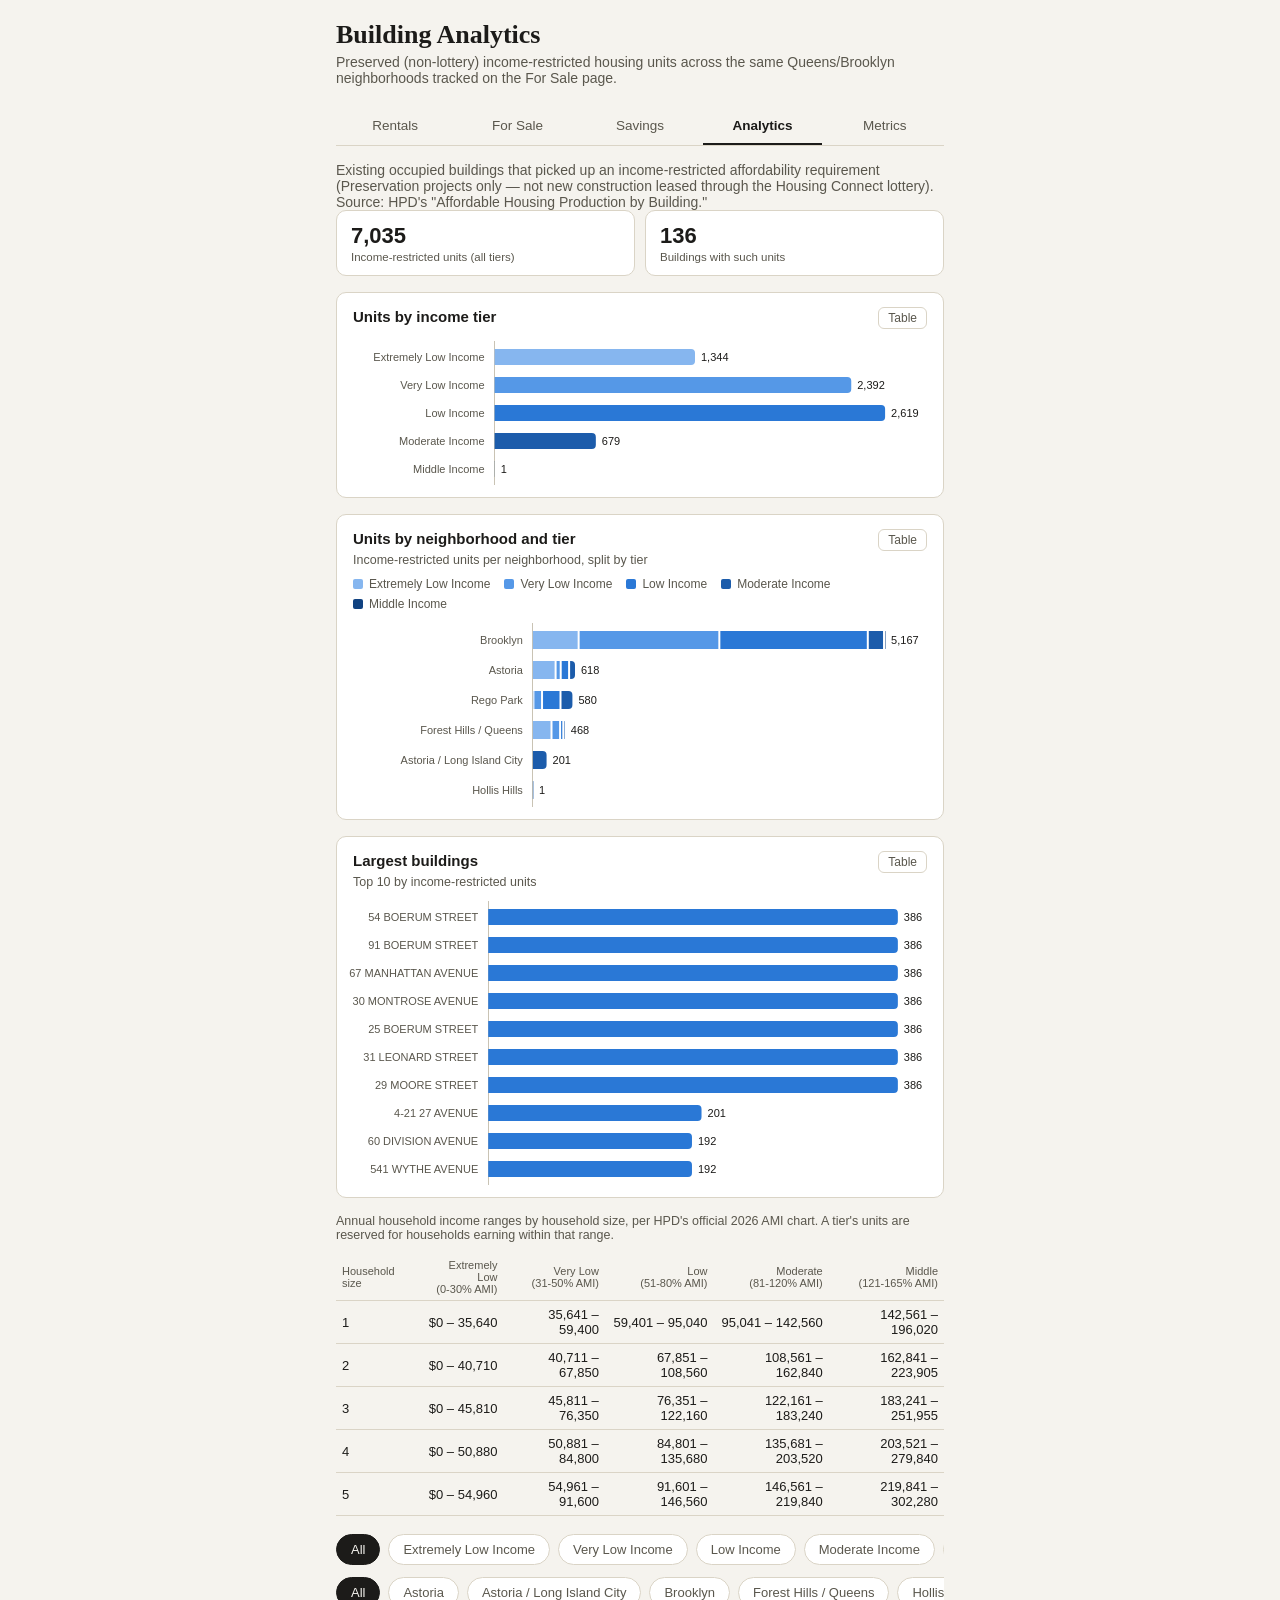
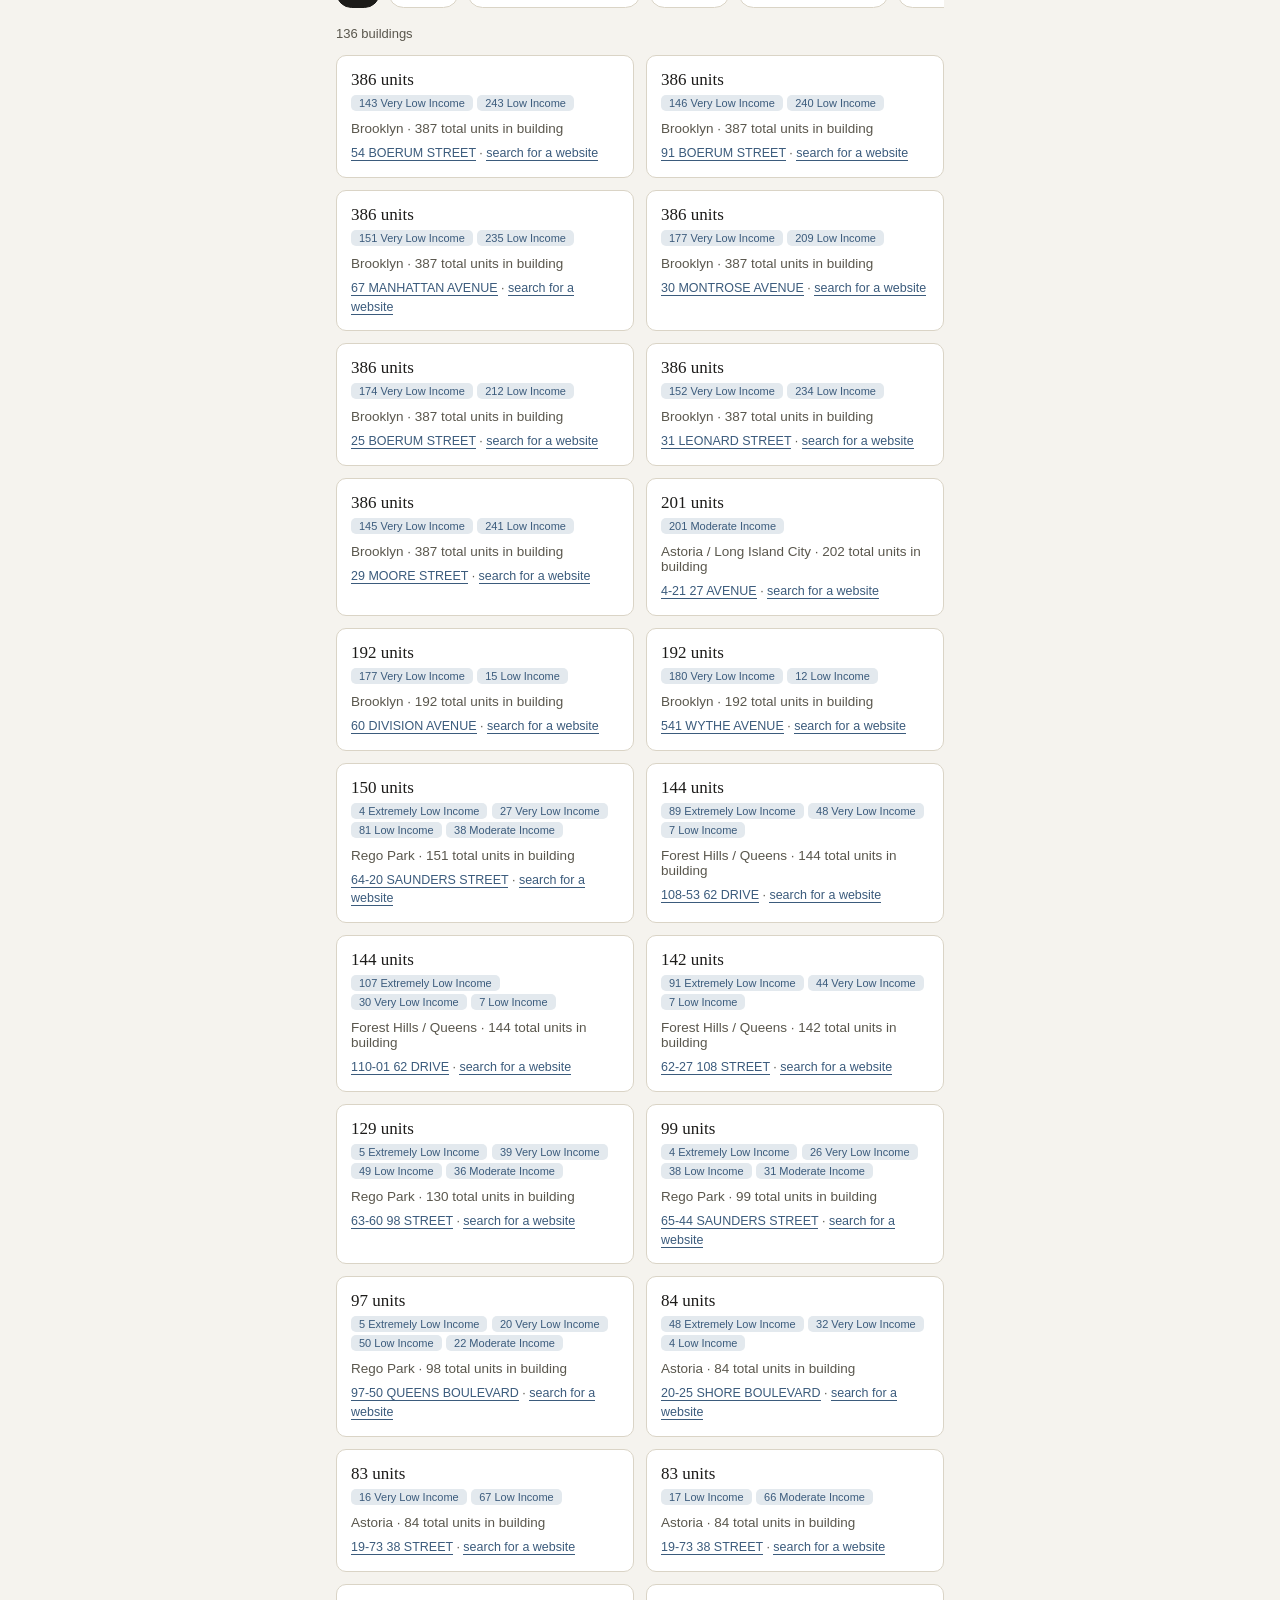
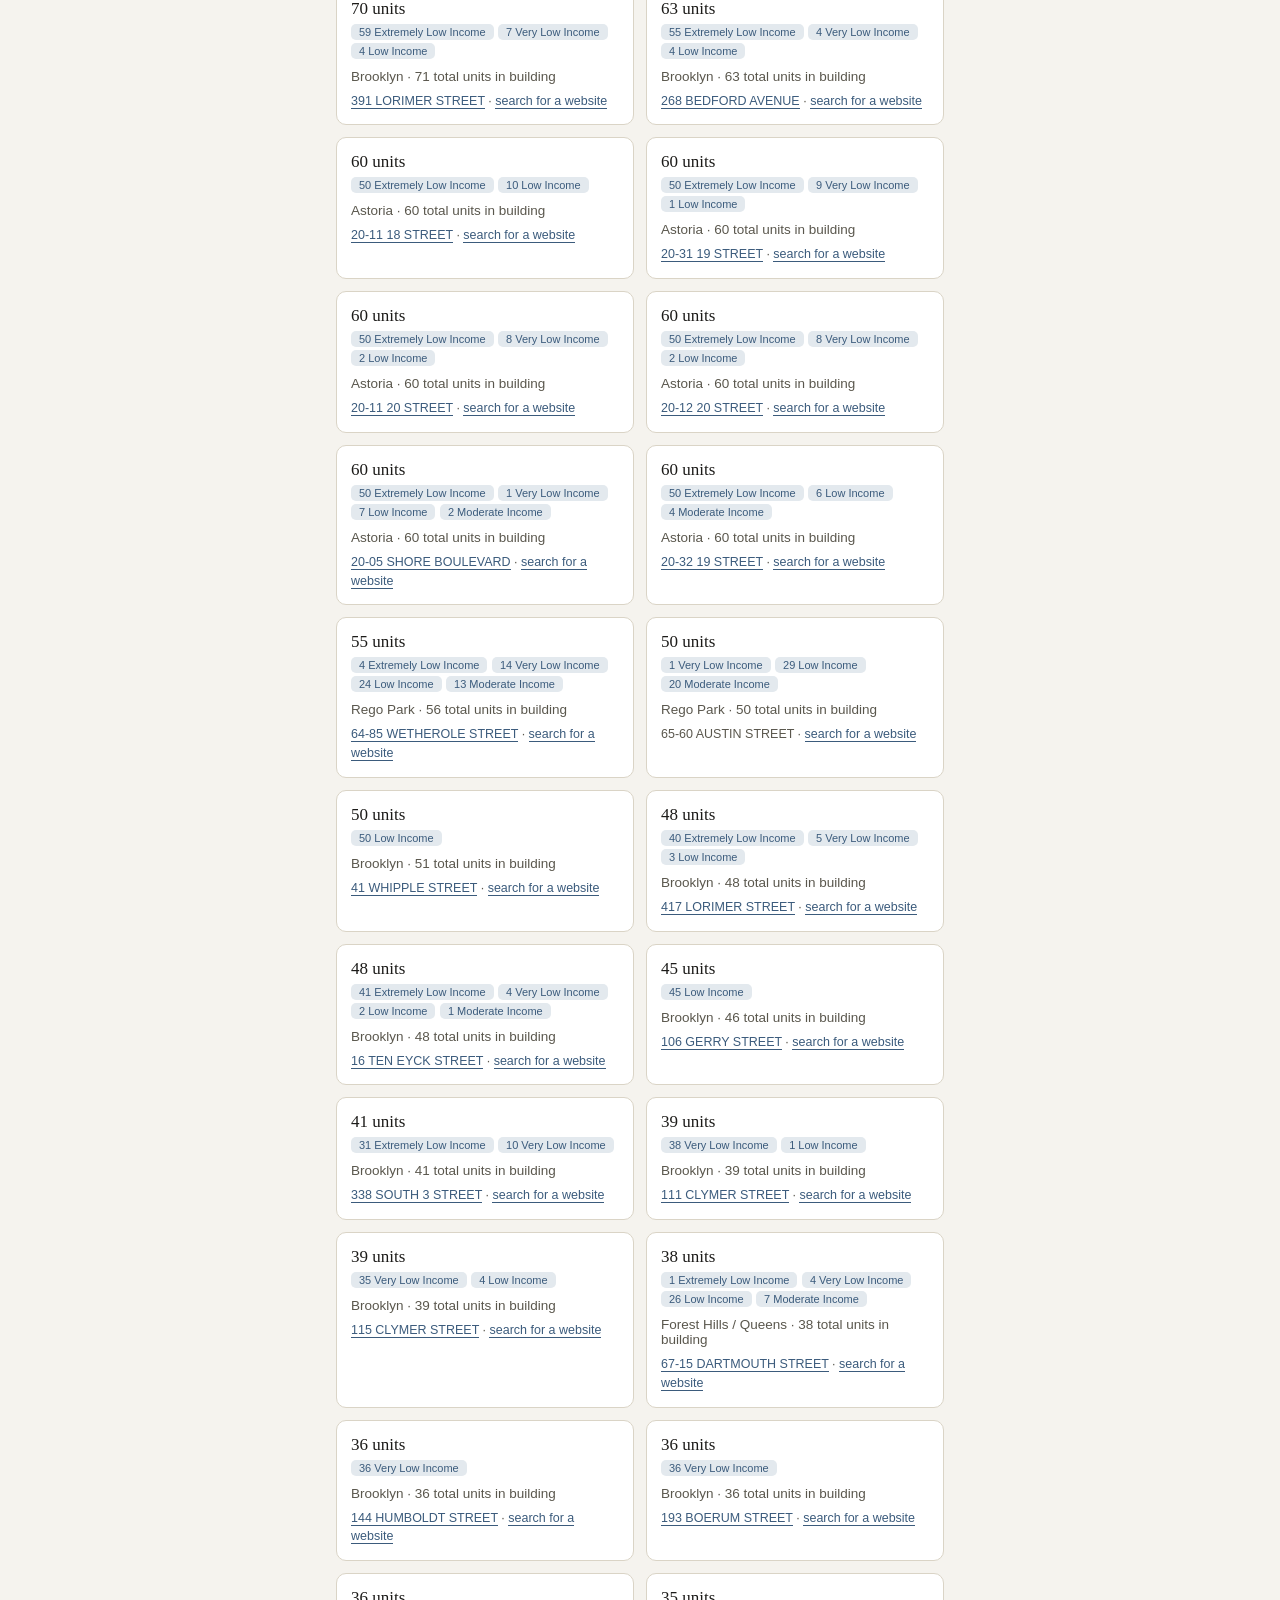
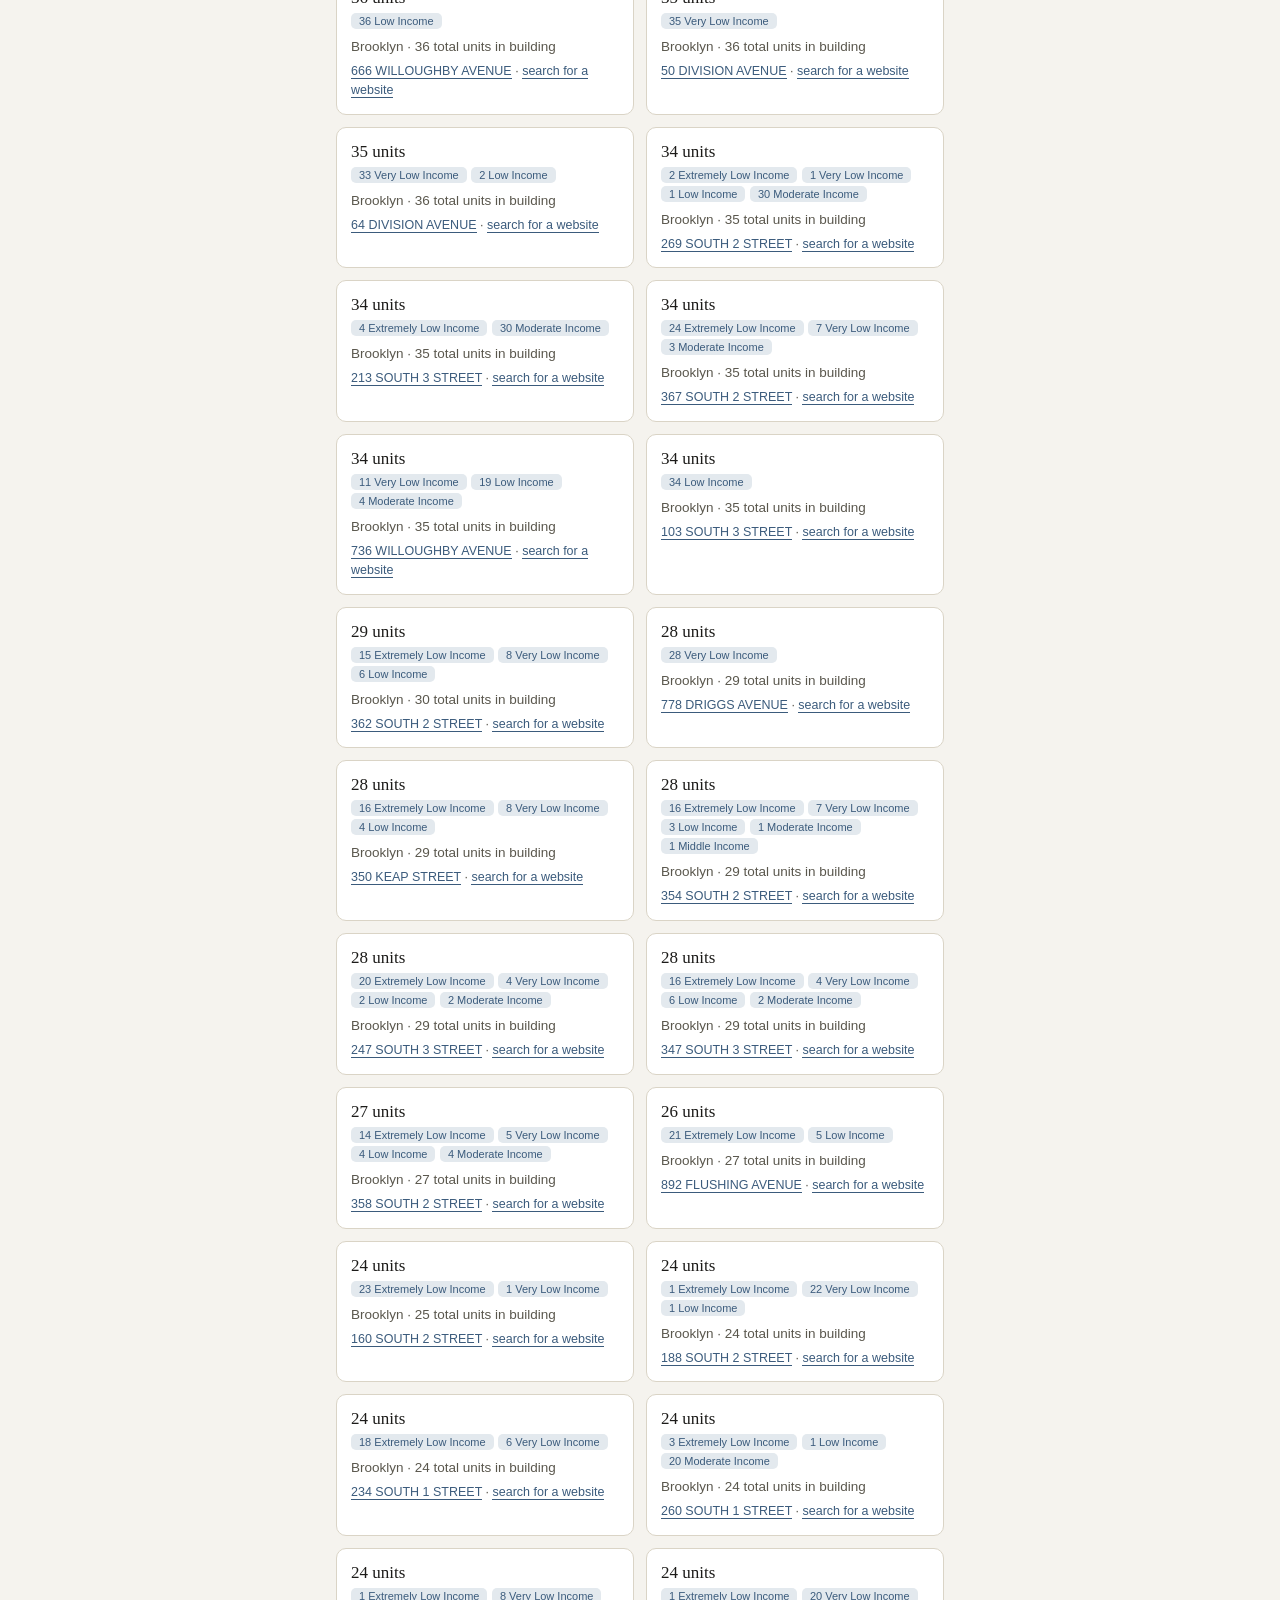
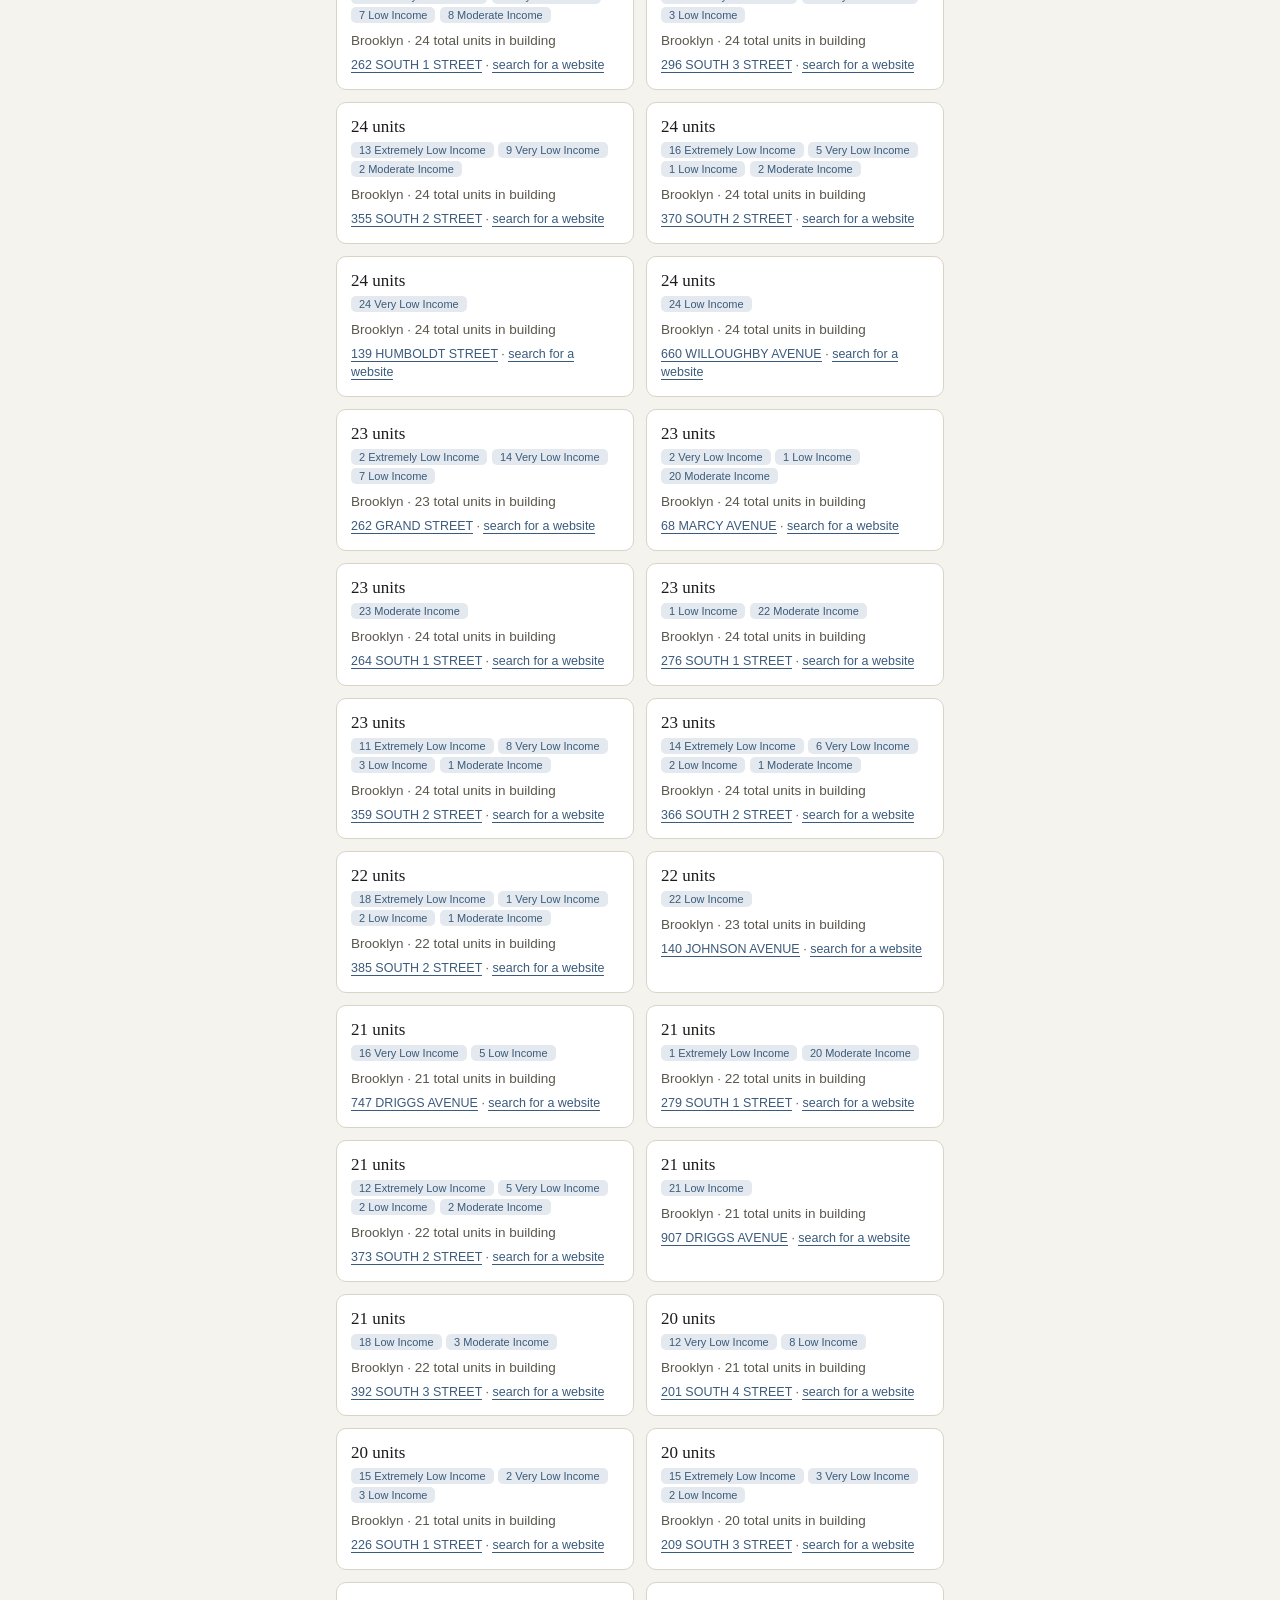
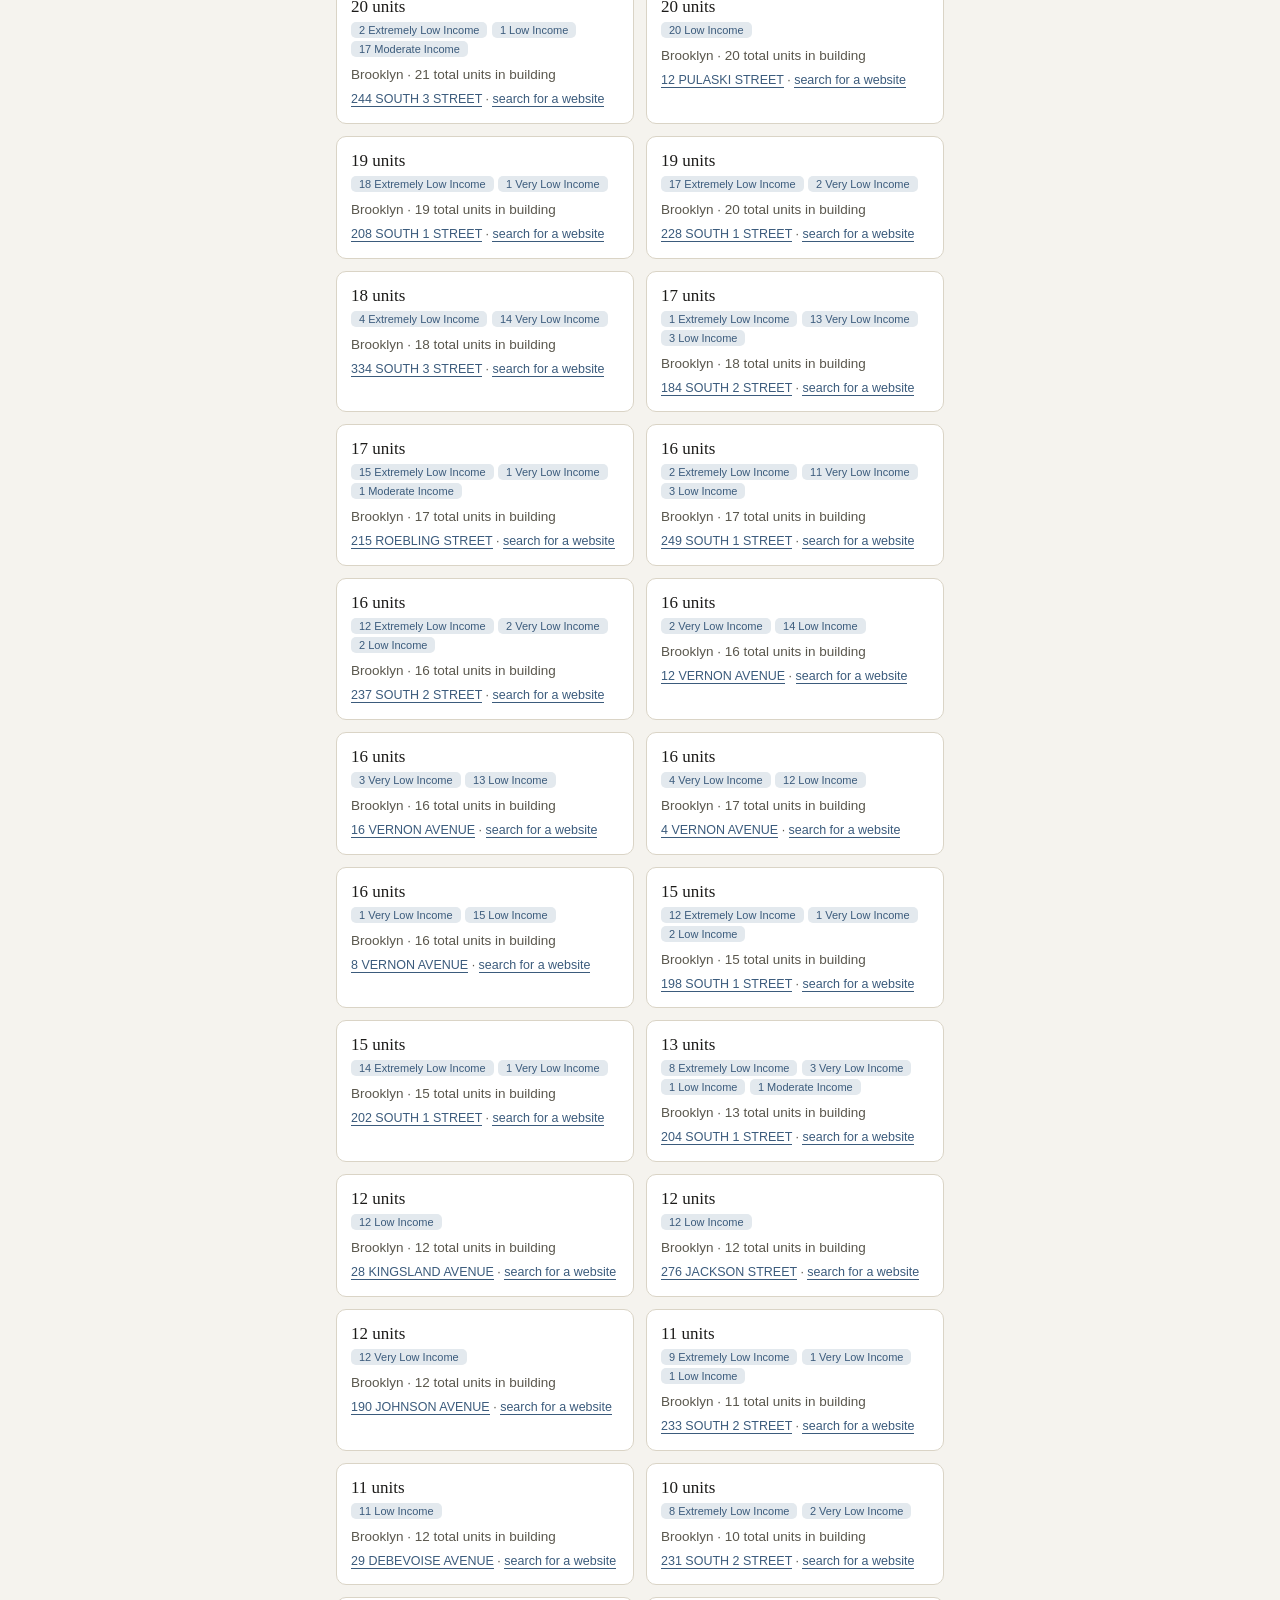
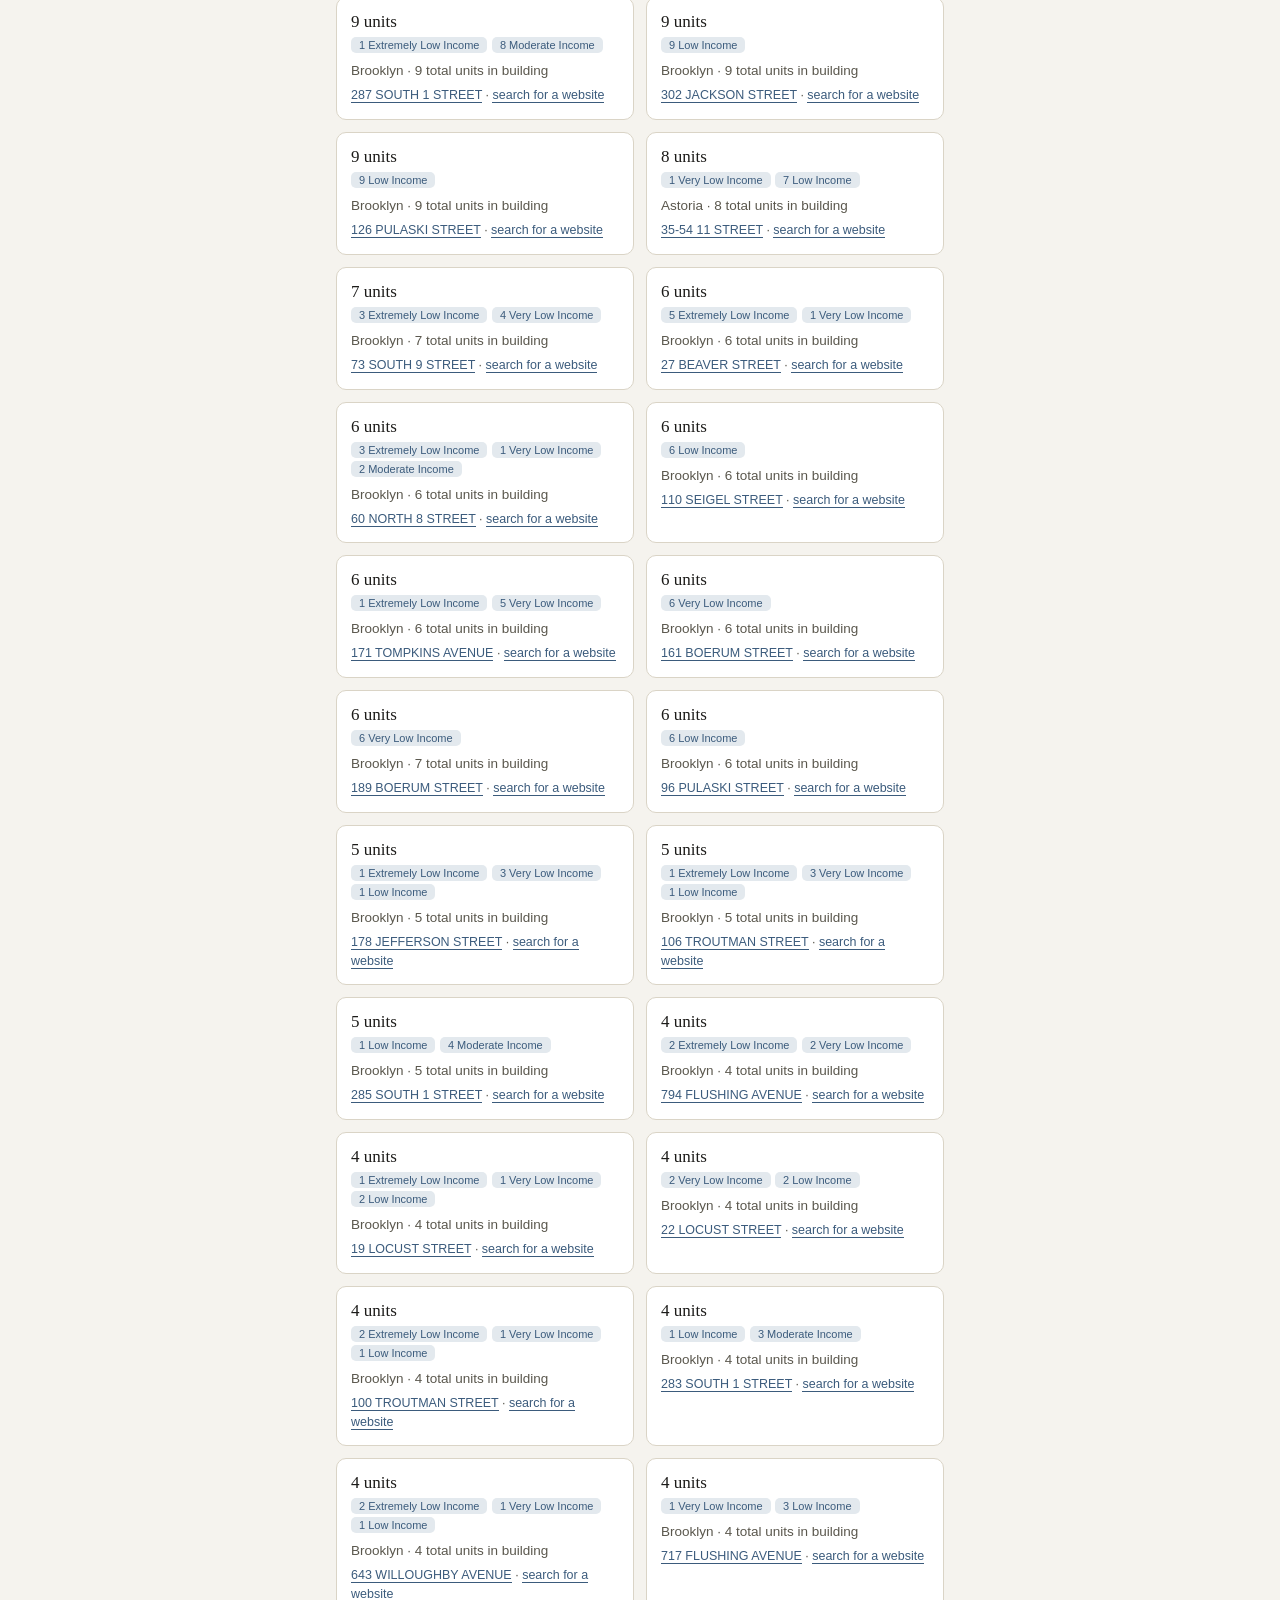
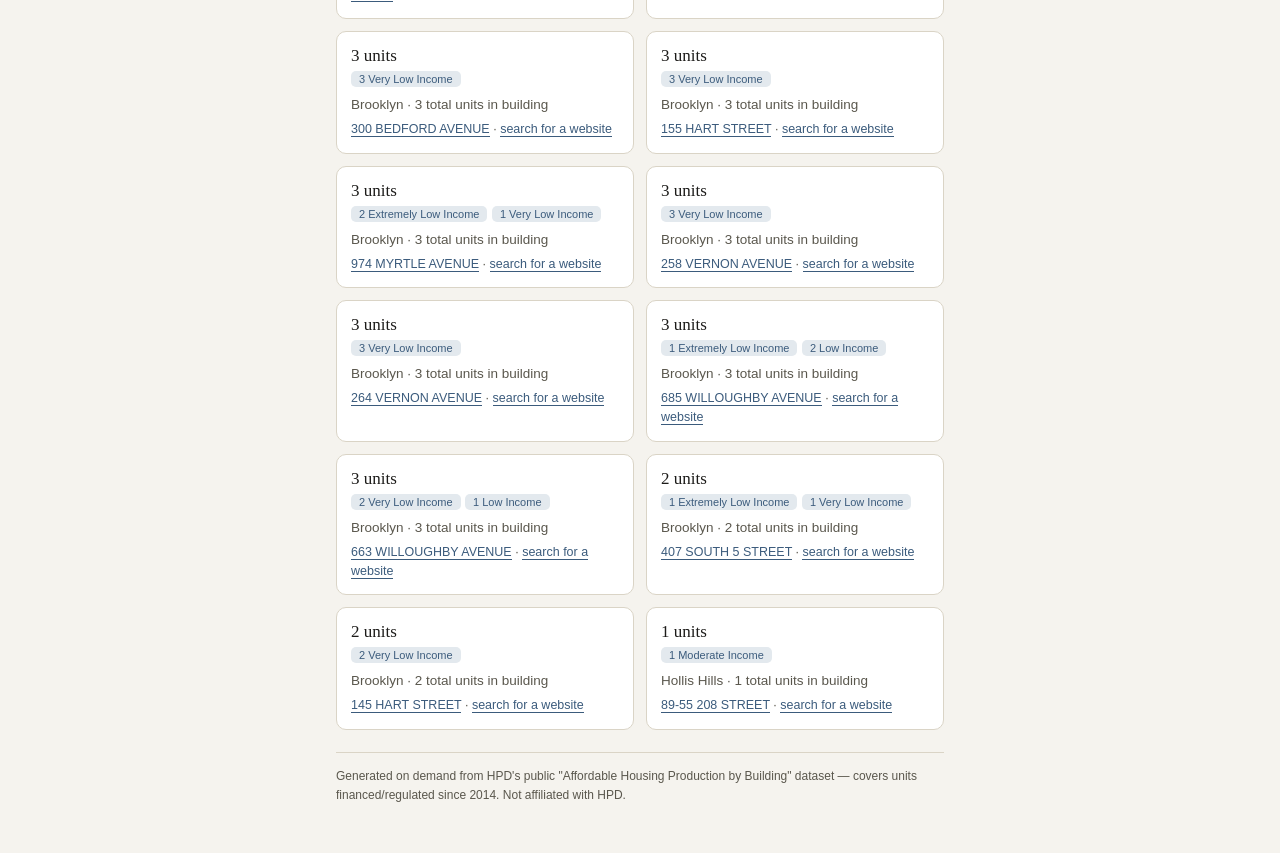
<file: docs/analytics.html>
<!DOCTYPE html>
<html lang="en">
<head>
<meta charset="UTF-8">
<meta name="viewport" content="width=device-width, initial-scale=1.0">
<meta http-equiv="Content-Security-Policy" content="default-src 'self'; script-src 'self' https://cdn.jsdelivr.net; style-src 'self' 'unsafe-inline'; img-src 'self' data:; connect-src 'self' https://*.supabase.co; object-src 'none'; base-uri 'self'; form-action 'self'">
<title>Building Analytics — NYC Housing</title>
<link rel="stylesheet" href="styles.css">
</head>
<body>
<div class="wrap">
  <header>
    <h1>Building Analytics</h1>
    <p class="sub">Preserved (non-lottery) income-restricted housing units across the same Queens/Brooklyn neighborhoods tracked on the For Sale page.</p>
  </header>

  <nav class="tab-bar" aria-label="Sections">
    <a class="tab-btn" href="index.html">Rentals</a>
    <a class="tab-btn" href="for-sale.html">For Sale</a>
    <a class="tab-btn" href="savings.html">Savings</a>
    <a class="tab-btn active" href="analytics.html" aria-current="page">Analytics</a>
    <a class="tab-btn" href="metrics.html">Metrics</a>
  </nav>

  <section class="tab-panel tab-analytics">
    <p class="sub">Existing occupied buildings that picked up an income-restricted affordability requirement (Preservation projects only — not new construction leased through the Housing Connect lottery). Source: HPD's "Affordable Housing Production by Building."</p>

    <div id="affordDashSection"></div>

    <div id="amiChartSection"></div>

    <div class="filters" style="position:static;border-bottom:none;padding:0;margin-bottom:14px;">
      <div class="filter-row" id="tierRow"></div>
      <div class="filter-row" id="affordNeighborhoodRow"></div>
    </div>

    <div class="meta-line">
      <span id="affordCountLine"></span>
    </div>

    <div id="affordLoading" class="loading">Loading affordable housing data…</div>
    <div class="complex-grid" id="affordGrid"></div>
    <div class="empty" id="affordEmpty" style="display:none;"></div>

    <footer>
      Generated on demand from HPD's public "Affordable Housing Production by Building" dataset — covers units financed/regulated since 2014. Not affiliated with HPD.
    </footer>
  </section>
</div>

<script src="config.js"></script>
<script src="common.js"></script>
<script src="charts.js"></script>
<script src="analytics.js"></script>
</body>
</html>
</file>
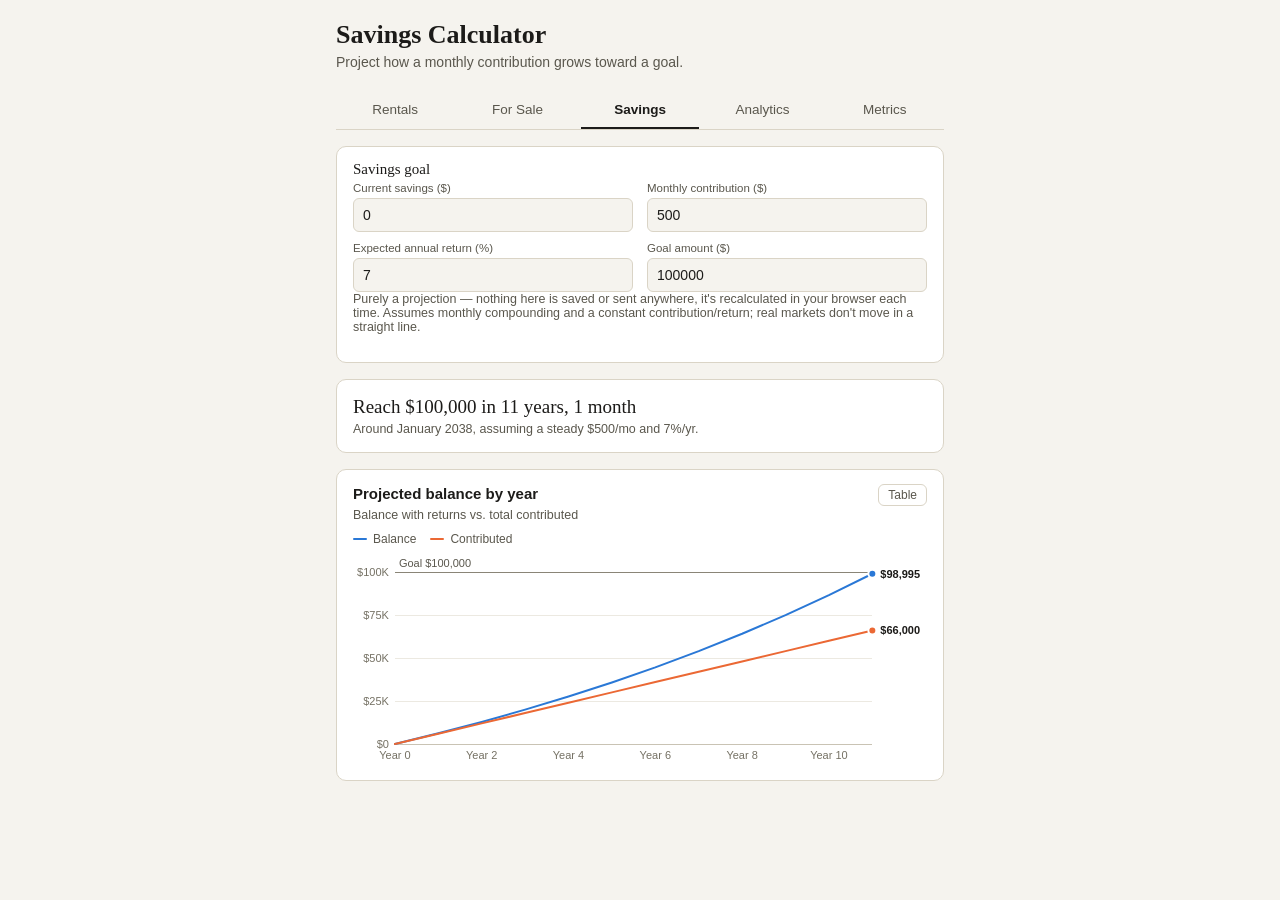
<file: docs/savings.html>
<!DOCTYPE html>
<html lang="en">
<head>
<meta charset="UTF-8">
<meta name="viewport" content="width=device-width, initial-scale=1.0">
<meta http-equiv="Content-Security-Policy" content="default-src 'self'; script-src 'self' https://cdn.jsdelivr.net; style-src 'self' 'unsafe-inline'; img-src 'self' data:; connect-src 'self' https://*.supabase.co; object-src 'none'; base-uri 'self'; form-action 'self'">
<title>Savings Calculator — NYC Housing</title>
<link rel="stylesheet" href="styles.css">
</head>
<body>
<div class="wrap">
  <header>
    <h1>Savings Calculator</h1>
    <p class="sub">Project how a monthly contribution grows toward a goal.</p>
  </header>

  <nav class="tab-bar" aria-label="Sections">
    <a class="tab-btn" href="index.html">Rentals</a>
    <a class="tab-btn" href="for-sale.html">For Sale</a>
    <a class="tab-btn active" href="savings.html" aria-current="page">Savings</a>
    <a class="tab-btn" href="analytics.html">Analytics</a>
    <a class="tab-btn" href="metrics.html">Metrics</a>
  </nav>

  <section class="tab-panel">
    <div class="calc-panel">
      <p class="calc-title">Savings goal</p>
      <div class="calc-grid">
        <div class="calc-field"><label>Current savings ($)</label><input type="number" id="savStart" value="0" min="0" step="100"></div>
        <div class="calc-field"><label>Monthly contribution ($)</label><input type="number" id="savMonthly" value="500" min="0" step="50"></div>
        <div class="calc-field"><label>Expected annual return (%)</label><input type="number" id="savRate" value="7" min="0" max="30" step="0.1"></div>
        <div class="calc-field"><label>Goal amount ($)</label><input type="number" id="savGoal" value="100000" min="0" step="1000"></div>
      </div>
      <p class="calc-note">Purely a projection — nothing here is saved or sent anywhere, it's recalculated in your browser each time. Assumes monthly compounding and a constant contribution/return; real markets don't move in a straight line.</p>
    </div>

    <div id="savingsResult"></div>
    <div id="savingsChart" hidden></div>
  </section>
</div>

<script src="config.js"></script>
<script src="common.js"></script>
<script src="charts.js"></script>
<script src="savings.js"></script>
</body>
</html>
</file>
<file: docs/styles.css>
:root{
    --paper:#F5F3EE; --card:#FFFFFF; --ink:#1C1B19; --ink-soft:#5A574D; --line:#DAD4C6;
    --accent:#1F4B4A; --accent-tint:#E4EDEC; --deal:#A9822F; --deal-tint:#F2E9D3;
  }
  *{box-sizing:border-box;}
  body{margin:0;background:var(--paper);color:var(--ink);font-family:-apple-system,BlinkMacSystemFont,"Segoe UI",Helvetica,Arial,sans-serif;}
  .wrap{max-width:640px;margin:0 auto;padding:20px 16px 48px;}
  h1{font-family:Georgia,serif;font-size:26px;margin:0 0 4px;}
  .sub{color:var(--ink-soft);font-size:14px;margin:0;}

  .tab-bar{display:flex;gap:4px;margin:18px 0 16px;border-bottom:1px solid var(--line);position:sticky;top:0;background:var(--paper);z-index:10;padding-top:4px;}
  .tab-btn{flex:1;padding:10px 6px;text-align:center;font-size:13.5px;color:var(--ink-soft);background:none;border:none;border-bottom:2px solid transparent;cursor:pointer;font-family:inherit;}
  .tab-btn.active{color:var(--ink);border-bottom-color:var(--ink);font-weight:600;}
  a.tab-btn{text-decoration:none;display:block;}
  a.tab-btn:hover{color:var(--ink);}
  a.tab-btn:focus-visible{outline:2px solid var(--ink);outline-offset:-2px;}

  .tab-panel[hidden]{display:none;}
  /* Scoped accent per tab, so shared classes below (.price, .type-tag, etc)
     pick up the right color without needing separate class names. */
  .tab-forsale{ --accent:#6E2A3B; --accent-tint:#F1E4E7; }

  .filters{position:sticky;top:41px;background:var(--paper);padding:14px 0 10px;z-index:5;border-bottom:1px solid var(--line);margin-bottom:14px;}
  .filter-row{display:flex;gap:8px;overflow-x:auto;padding-bottom:4px;}
  .filter-row + .filter-row{margin-top:8px;}
  .chip{flex:0 0 auto;padding:7px 14px;border-radius:999px;border:1px solid var(--line);background:var(--card);font-size:13px;color:var(--ink-soft);cursor:pointer;white-space:nowrap;}
  .chip.active{background:var(--ink);color:var(--paper);border-color:var(--ink);}
  .meta-line{display:flex;justify-content:space-between;font-size:13px;color:var(--ink-soft);margin:2px 0 14px;}
  .meta-line button{background:none;border:none;color:var(--ink-soft);text-decoration:underline;font-size:13px;cursor:pointer;padding:0;}
  .card{background:var(--card);border:1px solid var(--line);border-radius:10px;padding:16px;margin-bottom:12px;}
  .card.is-deal{border-color:var(--deal);}
  .card-top{display:flex;justify-content:space-between;gap:10px;}
  .place{font-family:Georgia,serif;font-size:17px;margin:0 0 2px;}
  .property-tag, .type-tag{display:inline-block;font-size:11px;padding:2px 8px;border-radius:5px;margin-top:3px;background:var(--accent-tint);color:var(--accent);}
  .price{font-family:Georgia,serif;font-size:19px;font-weight:bold;white-space:nowrap;}
  .tab-forsale .price{color:var(--accent);}
  .card.is-deal .price{color:var(--deal);}
  .deal-pill{display:inline-block;font-size:11px;padding:2px 8px;border-radius:5px;background:var(--deal-tint);color:var(--deal);margin-left:6px;vertical-align:middle;}
  .facts{font-size:13.5px;color:var(--ink-soft);margin:10px 0 0;}
  .card-bottom{display:flex;justify-content:space-between;align-items:center;border-top:1px solid var(--line);padding-top:10px;margin-top:12px;font-size:12px;color:var(--ink-soft);}
  .view-link{color:var(--accent);text-decoration:none;border-bottom:1px solid currentColor;}
  .empty, .loading{text-align:center;padding:40px 20px;color:var(--ink-soft);font-size:14px;line-height:1.6;}
  footer{margin-top:22px;font-size:12px;color:var(--ink-soft);line-height:1.6;border-top:1px solid var(--line);padding-top:14px;}

  .signup-panel, .calc-panel{background:var(--card);border:1px solid var(--line);border-radius:10px;padding:14px 16px 16px;margin-bottom:16px;}
  .signup-title, .calc-title{font-family:Georgia,serif;font-size:15px;margin:0 0 4px;}
  .signup-sub, .calc-note{font-size:12.5px;color:var(--ink-soft);margin:0 0 12px;}
  .signup-row{display:flex;gap:8px;flex-wrap:wrap;}
  .signup-row input, .signup-row select{flex:1 1 140px;padding:8px 9px;border:1px solid var(--line);border-radius:6px;font-size:13.5px;background:var(--paper);color:var(--ink);}
  .signup-row button{padding:8px 14px;border:1px solid var(--ink);border-radius:6px;background:var(--ink);color:var(--paper);font-size:13.5px;cursor:pointer;white-space:nowrap;}
  .signup-row button.secondary{background:var(--paper);color:var(--ink-soft);border-color:var(--line);}
  .signup-msg{font-size:12.5px;margin-top:8px;min-height:16px;}
  .signup-msg.ok{color:var(--accent);}
  .signup-msg.err{color:#8B3A3A;}
  .signup-toggle{font-size:12px;color:var(--ink-soft);text-decoration:underline;cursor:pointer;margin-top:8px;display:inline-block;}

  .calc-grid{display:grid;grid-template-columns:1fr 1fr;gap:10px 14px;}
  .calc-field label{display:block;font-size:11.5px;color:var(--ink-soft);margin-bottom:4px;}
  .calc-field input{width:100%;padding:8px 9px;border:1px solid var(--line);border-radius:6px;font-size:14px;background:var(--paper);color:var(--ink);}
  .calc-field.full{grid-column:1 / -1;}
  .term-toggle{display:flex;gap:6px;}
  .term-btn{flex:1;padding:8px 0;border:1px solid var(--line);border-radius:6px;background:var(--paper);font-size:13px;color:var(--ink-soft);cursor:pointer;text-align:center;}
  .term-btn.active{background:var(--accent);border-color:var(--accent);color:#fff;}
  .mortgage-box{background:var(--paper);border:1px solid var(--line);border-radius:8px;padding:10px 12px;margin-top:12px;display:flex;justify-content:space-between;gap:8px;font-size:12.5px;}
  .mortgage-box .m-item{flex:1;}
  .mortgage-box .m-label{color:var(--ink-soft);font-size:10.5px;margin-bottom:2px;}
  .mortgage-box .m-value{font-weight:600;font-size:14px;}

  .savings-result{background:var(--card);border:1px solid var(--line);border-radius:10px;padding:16px;margin-bottom:16px;}
  .savings-headline{font-family:Georgia,serif;font-size:19px;margin:0 0 4px;}
  .savings-sub{font-size:12.5px;color:var(--ink-soft);margin:0;}
  .savings-table{width:100%;border-collapse:collapse;margin-top:14px;font-size:13px;}
  .savings-table th{text-align:right;color:var(--ink-soft);font-weight:500;font-size:11.5px;padding:4px 6px;border-bottom:1px solid var(--line);}
  .savings-table th:first-child, .savings-table td:first-child{text-align:left;}
  .savings-table td{text-align:right;padding:6px;border-bottom:1px solid var(--line);}
  .savings-table tr:last-child td{border-bottom:none;font-weight:600;}
  .savings-table-wrap{max-height:320px;overflow-y:auto;}

  .tab-analytics{ --accent:#3B5B7C; --accent-tint:#E3E9EE; }
  .dash-grid{display:grid;grid-template-columns:1fr 1fr;gap:10px;margin-bottom:16px;}
  .stat-card{background:var(--card);border:1px solid var(--line);border-radius:10px;padding:12px 14px;}
  .stat-value{font-size:22px;font-weight:600;color:var(--ink);}
  .stat-label{font-size:11.5px;color:var(--ink-soft);margin-top:2px;}
  .neighborhood-table{width:100%;border-collapse:collapse;font-size:13px;margin-bottom:18px;}
  .neighborhood-table th{text-align:left;color:var(--ink-soft);font-weight:500;font-size:11px;padding:5px 6px;border-bottom:1px solid var(--line);}
  .neighborhood-table th:not(:first-child), .neighborhood-table td:not(:first-child){text-align:right;}
  .neighborhood-table td{padding:6px;border-bottom:1px solid var(--line);}
  .complex-grid{display:grid;grid-template-columns:1fr 1fr;gap:12px;}
  @media (max-width:480px){ .complex-grid{grid-template-columns:1fr;} }
  .complex-card{background:var(--card);border:1px solid var(--line);border-radius:10px;padding:14px;}
  .complex-addr{font-size:12.5px;color:var(--ink-soft);margin-top:8px;line-height:1.5;}

  .sum-prop{margin:10px 0 4px;font-size:13.5px;}
  .sum-unit{display:flex;justify-content:space-between;font-size:13px;color:var(--ink-soft);padding:3px 0;border-bottom:1px dotted var(--line);}

  .tab-metrics{ --accent:#4A6B3A; --accent-tint:#E6EDE1; }

  /* Charts (see charts.js). Chart text stays in the sans face and ink tokens;
     only marks carry series color. */
  .chart-card{background:var(--card);border:1px solid var(--line);border-radius:10px;padding:14px 16px 12px;margin-bottom:16px;}
  .chart-head{display:flex;justify-content:space-between;align-items:baseline;gap:10px;}
  .chart-title{font-size:15px;font-weight:600;margin:0;}
  .chart-sub{font-size:12.5px;color:var(--ink-soft);margin:2px 0 0;}
  .chart-toggle{flex:0 0 auto;background:none;border:1px solid var(--line);border-radius:6px;padding:3px 9px;font-size:12px;color:var(--ink-soft);cursor:pointer;font-family:inherit;}
  .chart-toggle:hover{color:var(--ink);border-color:var(--ink-soft);}
  .chart-legend{display:flex;flex-wrap:wrap;gap:6px 14px;margin:10px 0 0;font-size:12px;color:var(--ink-soft);}
  .chart-legend-item{display:inline-flex;align-items:center;gap:6px;}
  .chart-swatch{width:10px;height:10px;border-radius:2px;display:inline-block;}
  .chart-swatch.is-line{width:14px;height:2px;border-radius:1px;}
  .chart-plot{margin-top:12px;min-height:40px;}
  .chart-plot svg{display:block;overflow:visible;font-family:inherit;}
  .chart-table{margin-top:12px;overflow-x:auto;}
  .chart-table .neighborhood-table{margin-bottom:0;}
  .tnum{font-variant-numeric:tabular-nums;}
  .chart-mark{transition:opacity .12s;}
  .chart-mark.is-active, .chart-stack.is-active path{opacity:.75;}
  .chart-hit{cursor:default;outline:none;}
  .chart-hit:focus-visible{stroke:var(--ink);stroke-width:1;}
  .chart-tip{position:fixed;z-index:50;display:none;pointer-events:none;background:var(--card);border:1px solid var(--line);border-radius:8px;padding:8px 10px;box-shadow:0 4px 14px rgba(28,27,25,.12);font-size:12.5px;max-width:260px;}
  .chart-tip-title{color:var(--ink-soft);font-size:11.5px;margin-bottom:4px;}
  .chart-tip-row{display:flex;align-items:center;gap:7px;line-height:1.6;}
  .chart-tip-row strong{color:var(--ink);font-variant-numeric:tabular-nums;}
  .chart-tip-key{width:12px;height:2px;border-radius:1px;flex:0 0 auto;}
  .chart-tip-label{color:var(--ink-soft);}
  .chart-slot[hidden], .chart-card[hidden], #savingsChart[hidden]{display:none;}
</file>
